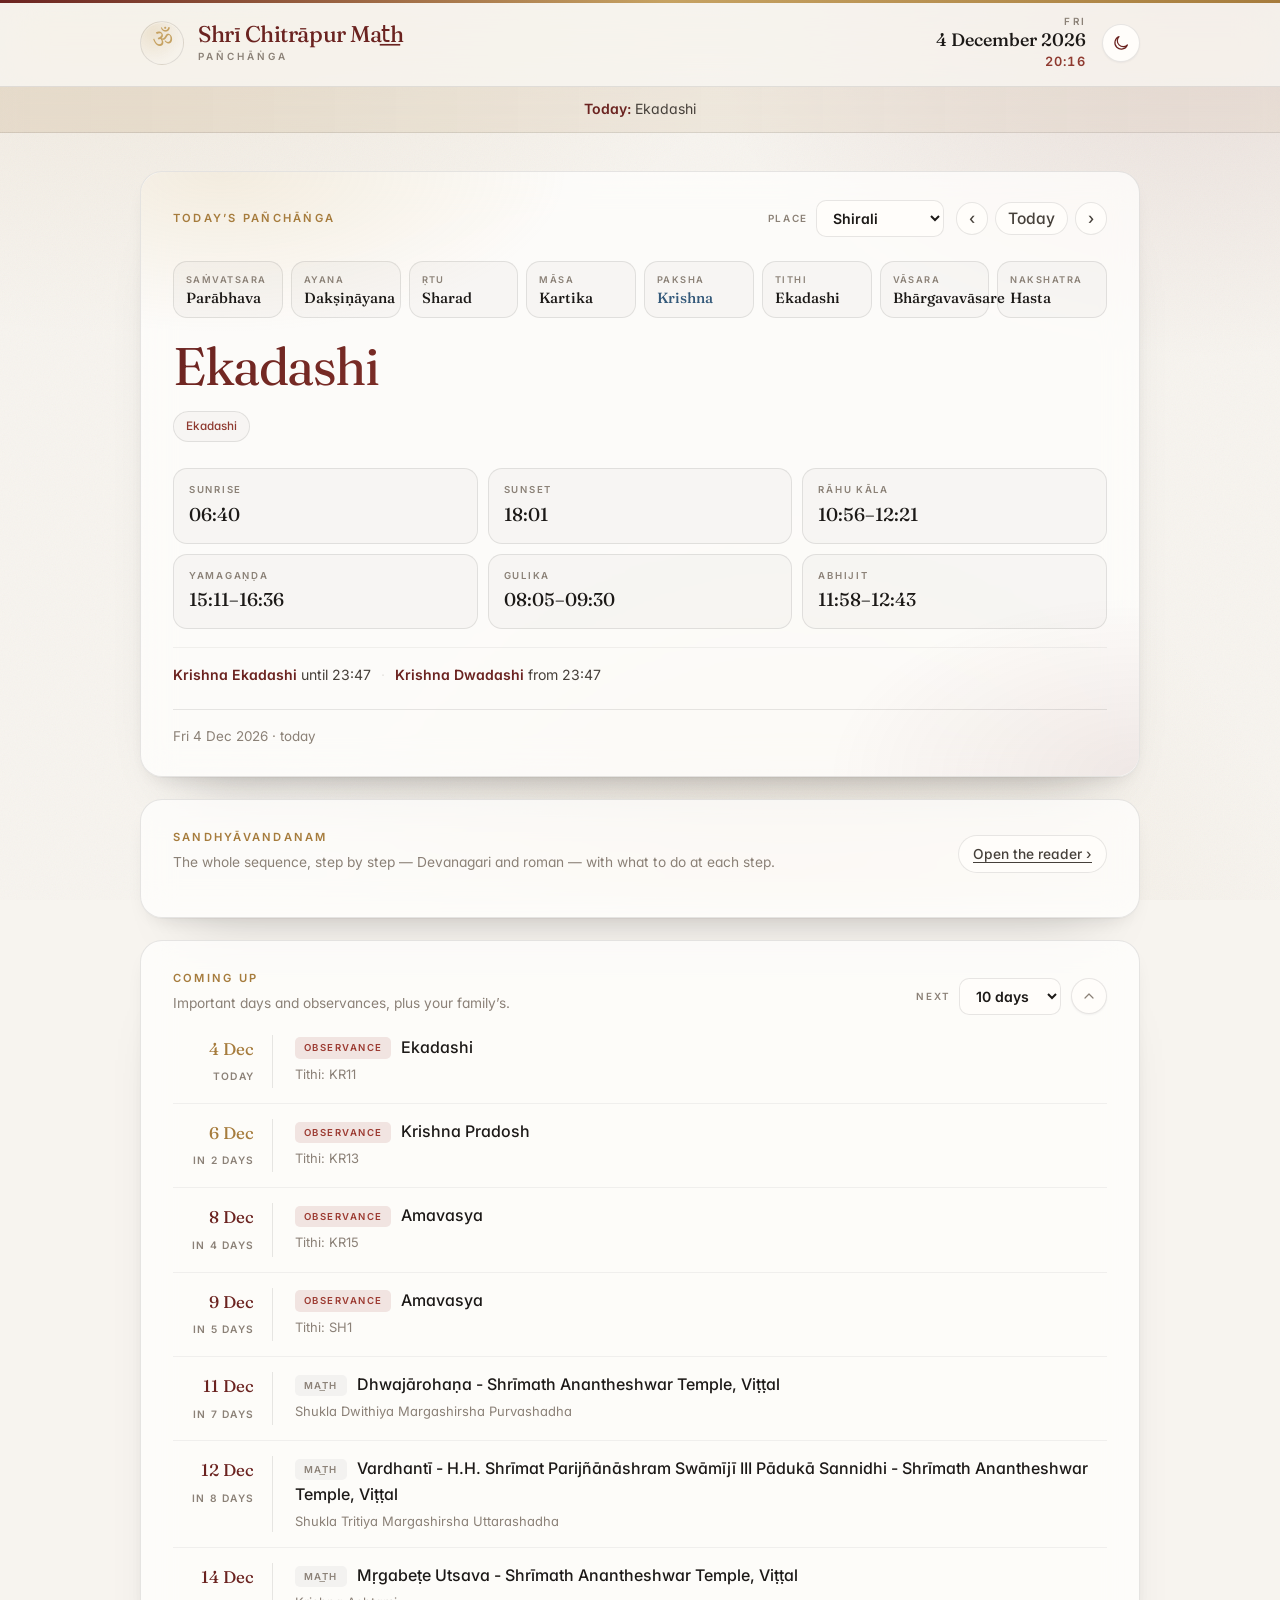
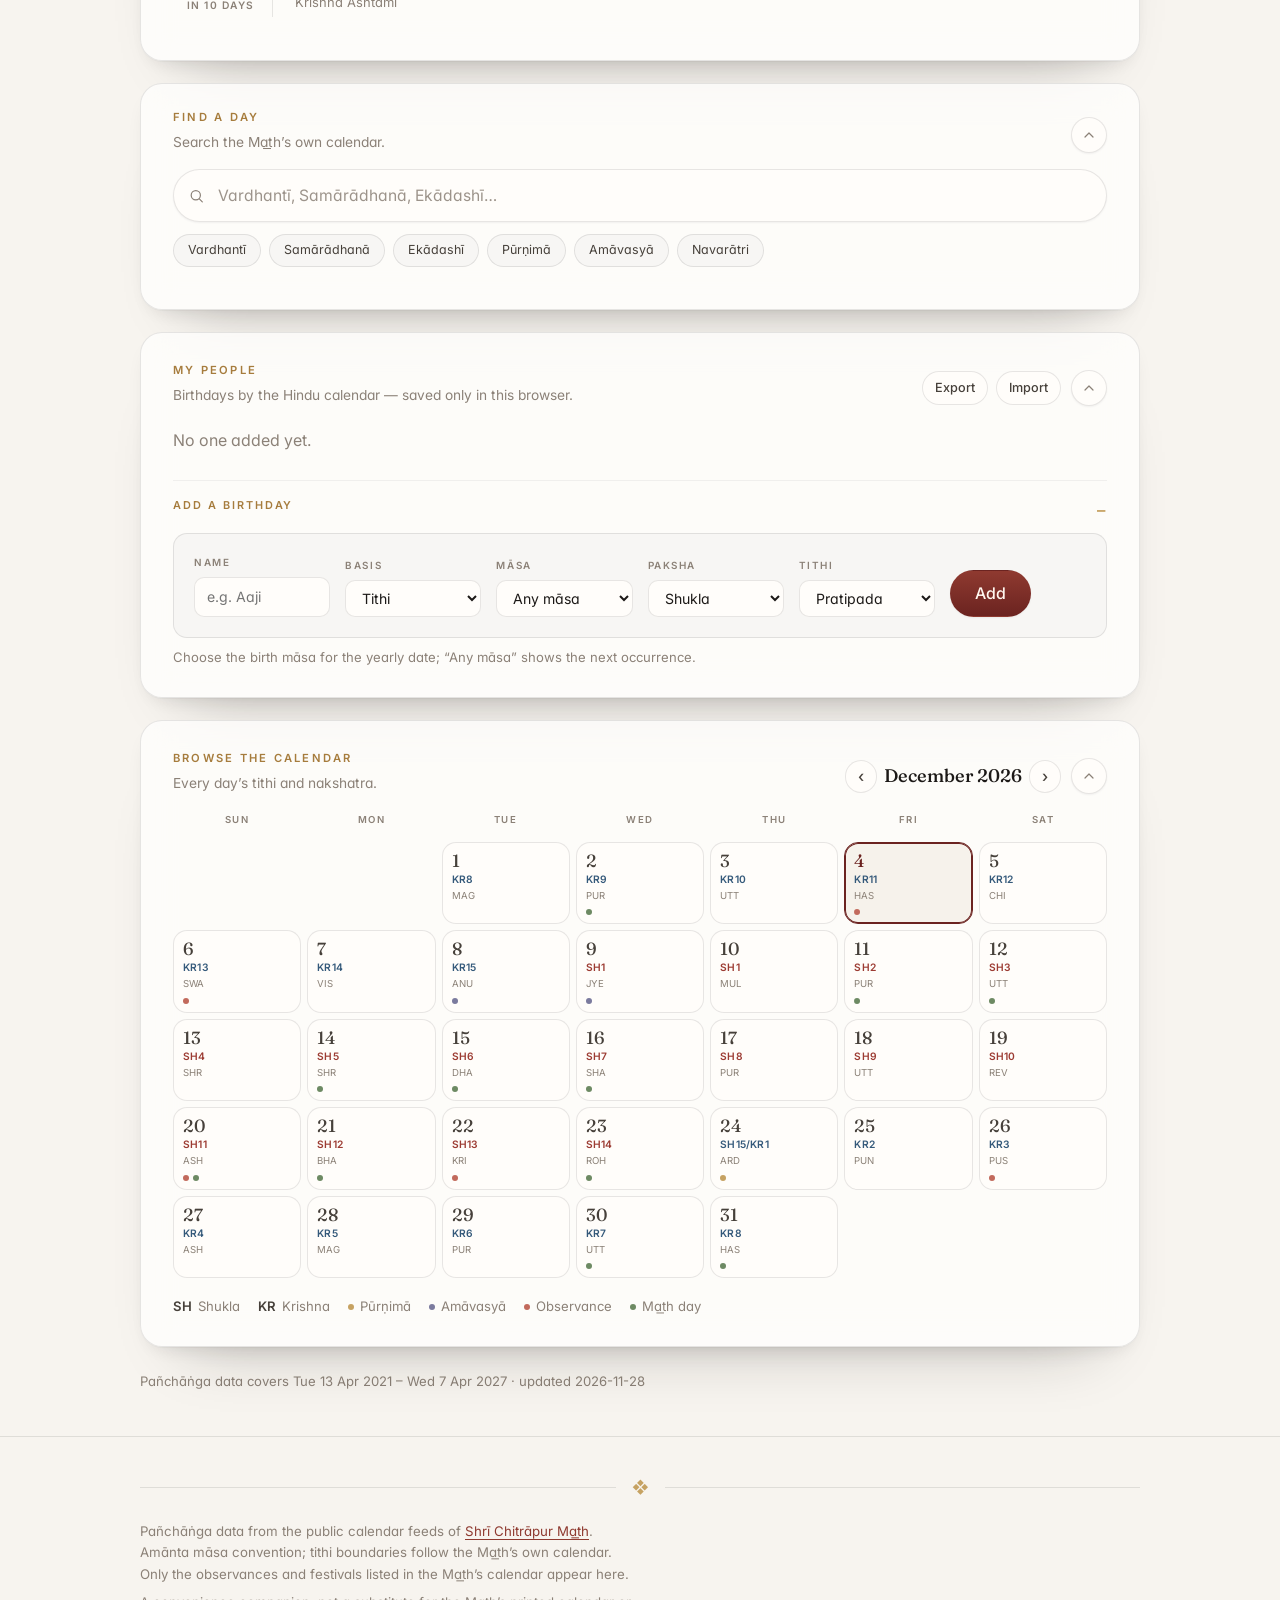
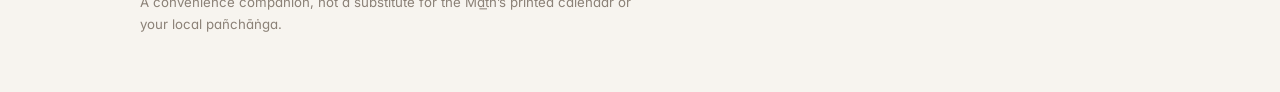
<file: index.html>
<!doctype html>
<html lang="en">
<head>
<meta charset="utf-8">
<meta name="viewport" content="width=device-width, initial-scale=1, viewport-fit=cover">
<title>Shrī Chitrāpur Mat͟h · Pañchāṅga</title>
<meta name="description" content="Daily tithi, upcoming observances and Hindu-calendar birthdays, from the Shri Chitrapur Math calendar.">
<meta name="theme-color" content="#6b2320">
<meta name="apple-mobile-web-app-capable" content="yes">
<meta name="mobile-web-app-capable" content="yes">
<meta name="apple-mobile-web-app-status-bar-style" content="default">
<meta name="apple-mobile-web-app-title" content="Pañchāṅga">
<link rel="manifest" href="manifest.json">
<link rel="apple-touch-icon" href="apple-touch-icon.png">
<link rel="preconnect" href="https://fonts.googleapis.com">
<link rel="preconnect" href="https://fonts.gstatic.com" crossorigin>
<link href="https://fonts.googleapis.com/css2?family=Fraunces:ital,opsz,wght@0,9..144,300..700;1,9..144,300..600&family=Inter:wght@400;500;600&family=Noto+Serif+Devanagari:wght@400;500&display=swap" rel="stylesheet">
<link rel="stylesheet" href="assets/style.css">
<link rel="icon" href="data:image/svg+xml,%3Csvg xmlns='http://www.w3.org/2000/svg' viewBox='0 0 32 32'%3E%3Crect width='32' height='32' rx='8' fill='%236b2320'/%3E%3Ctext x='16' y='23' font-size='17' text-anchor='middle' fill='%23d8b477' font-family='serif'%3E%E0%A5%90%3C/text%3E%3C/svg%3E">
<script>
  (function () {
    try {
      var t = localStorage.getItem("chitrapur.theme");
      if (t === "light" || t === "dark") document.documentElement.dataset.theme = t;
    } catch (e) { /* ignore */ }
  })();
</script>
</head>
<body>
<div class="accent-bar" aria-hidden="true"></div>

<header class="site-header">
  <div class="wrap header-inner">
    <div class="brand">
      <span class="brand-mark" aria-hidden="true">ॐ</span>
      <div class="brand-text">
        <h1>Shrī Chitrāpur Mat͟h</h1>
        <p class="brand-sub">Pañchāṅga</p>
      </div>
    </div>
    <div class="header-right">
      <div class="header-date">
        <span id="hd-weekday">—</span>
        <strong id="hd-date">—</strong>
        <div class="hd-clock" id="hd-clock">--:--</div>
      </div>
      <button id="theme-toggle" class="icon-round" type="button" title="Switch theme" aria-label="Switch between light and dark">
        <svg class="i-sun" viewBox="0 0 24 24" aria-hidden="true"><circle cx="12" cy="12" r="4.2"/><g class="rays"><path d="M12 2.4v2.6M12 19v2.6M2.4 12h2.6M19 12h2.6M5.2 5.2l1.9 1.9M16.9 16.9l1.9 1.9M18.8 5.2l-1.9 1.9M7.1 16.9l-1.9 1.9"/></g></svg>
        <svg class="i-moon" viewBox="0 0 24 24" aria-hidden="true"><path d="M20.5 14.6A8.6 8.6 0 1 1 9.4 3.5a6.9 6.9 0 0 0 11.1 11.1Z"/></svg>
      </button>
    </div>
  </div>
</header>

<div id="alert-banner" class="alert-banner" hidden></div>

<main class="wrap">

  <!-- ── Today (always open) ───────────────────────────────── -->
  <section class="card today-card" aria-labelledby="today-h">
    <div class="today-head">
      <h2 class="eyebrow" id="today-h">Today&rsquo;s Pañchāṅga</h2>
      <div class="today-tools">
        <label class="place-pick">Place
          <select id="place" aria-label="Place for sunrise and muhūrta times"></select>
        </label>
        <div class="day-nav">
          <button id="prev-day" class="ghost" title="Previous day" aria-label="Previous day">&#8249;</button>
          <button id="today-btn" class="ghost" title="Back to today">Today</button>
          <button id="next-day" class="ghost" title="Next day" aria-label="Next day">&#8250;</button>
        </div>
      </div>
    </div>

    <div class="top-strip">
      <div><span class="ts-k">Saṁvatsara</span><span class="ts-v" id="t-samvatsara">—</span></div>
      <div><span class="ts-k">Ayana</span><span class="ts-v" id="t-ayana">—</span></div>
      <div><span class="ts-k">Ṛtu</span><span class="ts-v" id="t-ritu">—</span></div>
      <div><span class="ts-k">Māsa</span><span class="ts-v" id="t-masa">—</span></div>
      <div><span class="ts-k">Paksha</span><span class="ts-v" id="t-paksha">—</span></div>
      <div><span class="ts-k">Tithi</span><span class="ts-v" id="t-tithi-s">—</span></div>
      <div><span class="ts-k">Vāsara</span><span class="ts-v" id="t-vaar">—</span></div>
      <div><span class="ts-k">Nakshatra</span><span class="ts-v" id="t-nak">—</span></div>
    </div>
    <div class="today-main">
      <div class="tithi-big">
        <h3 id="t-tithi">—</h3>
        <p id="t-alt" class="tithi-alt" hidden></p>
        <div id="t-obs" class="chips"></div>
      </div>
    </div>
    <div class="timings" id="timings" hidden>
      <div class="t-item"><span class="t-k">Sunrise</span><span class="t-v" id="tm-sunrise">—</span></div>
      <div class="t-item"><span class="t-k">Sunset</span><span class="t-v" id="tm-sunset">—</span></div>
      <div class="t-item"><span class="t-k">Rāhu Kāla</span><span class="t-v" id="tm-rahu">—</span></div>
      <div class="t-item"><span class="t-k">Yamagaṇḍa</span><span class="t-v" id="tm-yama">—</span></div>
      <div class="t-item"><span class="t-k">Gulika</span><span class="t-v" id="tm-gulika">—</span></div>
      <div class="t-item"><span class="t-k">Abhijit</span><span class="t-v" id="tm-abhijit">—</span></div>
    </div>
    <p id="tm-tithi" class="timings-tithi" hidden></p>
    <p id="t-date" class="today-date">—</p>
  </section>

  <!-- ── Sandhyāvandanam reader ───────────────────────────── -->
  <section class="card">
    <div class="card-head">
      <div class="card-head-title">
        <h2 class="eyebrow">Sandhyāvandanam</h2>
        <p class="card-note">The whole sequence, step by step — Devanagari and roman — with what to do at each step.</p>
      </div>
      <div class="card-head-tools">
        <a class="ghost" href="sandhyavandanam.html">Open the reader ›</a>
      </div>
    </div>
  </section>

  <!-- ── Reminders ─────────────────────────────────────────── -->
  <section class="card" aria-labelledby="rem-h">
    <div class="card-head">
      <div class="card-head-title">
        <h2 class="eyebrow" id="rem-h">Coming up</h2>
        <p class="card-note">Important days and observances, plus your family&rsquo;s.</p>
      </div>
      <div class="card-head-tools">
        <label class="window-pick">Next
          <select id="window-days">
            <option value="10" selected>10 days</option>
            <option value="15">15 days</option>
            <option value="30">30 days</option>
          </select>
        </label>
        <button class="collapse-toggle" type="button" data-card="rem" aria-expanded="true"
                aria-controls="body-rem" aria-label="Collapse section">
          <svg viewBox="0 0 24 24" aria-hidden="true"><path d="m6 9 6 6 6-6"/></svg>
        </button>
      </div>
    </div>
    <div class="card-body" id="body-rem">
      <ul id="reminder-list" class="timeline"></ul>
      <p id="rem-empty" class="muted" hidden>Nothing in this window.</p>
    </div>
  </section>

  <!-- ── Search ────────────────────────────────────────────── -->
  <section class="card search-card" aria-labelledby="q-h">
    <div class="card-head">
      <div class="card-head-title">
        <h2 class="eyebrow" id="q-h">Find a day</h2>
        <p class="card-note">Search the Mat͟h&rsquo;s own calendar.</p>
      </div>
      <div class="card-head-tools">
        <button class="collapse-toggle" type="button" data-card="search" data-mobile="closed"
                aria-expanded="true" aria-controls="body-search" aria-label="Collapse section">
          <svg viewBox="0 0 24 24" aria-hidden="true"><path d="m6 9 6 6 6-6"/></svg>
        </button>
      </div>
    </div>
    <div class="card-body" id="body-search">
      <div class="search-field">
        <svg class="search-ico" viewBox="0 0 24 24" aria-hidden="true"><circle cx="11" cy="11" r="6.5"/><path d="m16 16 4.2 4.2"/></svg>
        <input id="q" type="search" autocomplete="off" placeholder="Vardhantī, Samārādhanā, Ekādashī&hellip;">
      </div>
      <div class="quick-tags" id="q-quick">
        <button type="button" data-q="Vardhanti">Vardhantī</button>
        <button type="button" data-q="Samaradhana">Samārādhanā</button>
        <button type="button" data-q="Ekadashi">Ekādashī</button>
        <button type="button" data-q="Purnima">Pūrṇimā</button>
        <button type="button" data-q="Amavasya">Amāvasyā</button>
        <button type="button" data-q="Navaratri">Navarātri</button>
      </div>
      <ul id="q-results" class="q-results"></ul>
      <p id="q-empty" class="muted small" hidden>Nothing in the Mat͟h&rsquo;s calendar matches that. Its almanac is published about a year ahead, so a festival may not be listed yet &mdash; try the tithi name instead (e.g. <em>Navami</em>, <em>Chaturthi</em>).</p>
    </div>
  </section>

  <!-- ── My people ─────────────────────────────────────────── -->
  <section class="card" aria-labelledby="ppl-h">
    <div class="card-head">
      <div class="card-head-title">
        <h2 class="eyebrow" id="ppl-h">My people</h2>
        <p class="card-note">Birthdays by the Hindu calendar &mdash; saved only in this browser.</p>
      </div>
      <div class="card-head-tools">
        <div class="card-head-actions">
          <button id="ppl-export" class="ghost small-btn">Export</button>
          <button id="ppl-import" class="ghost small-btn">Import</button>
          <input id="ppl-file" type="file" accept="application/json" hidden>
        </div>
        <button class="collapse-toggle" type="button" data-card="people" aria-expanded="true"
                aria-controls="body-people" aria-label="Collapse section">
          <svg viewBox="0 0 24 24" aria-hidden="true"><path d="m6 9 6 6 6-6"/></svg>
        </button>
      </div>
    </div>
    <div class="card-body" id="body-people">
      <ul id="ppl-list" class="people"></ul>
      <p id="ppl-empty" class="muted empty-state">No one added yet.</p>

      <details class="add-wrap" open>
        <summary class="add-summary">Add a birthday</summary>
        <form id="ppl-form" class="ppl-form" autocomplete="off">
          <input type="hidden" id="ppl-id">
          <div class="field">
            <label for="ppl-name">Name</label>
            <input id="ppl-name" required placeholder="e.g. Aaji">
          </div>
          <div class="field">
            <label for="ppl-basis">Basis</label>
            <select id="ppl-basis">
              <option value="tithi">Tithi</option>
              <option value="nakshatra">Nakshatra</option>
              <option value="both">Tithi &amp; nakshatra</option>
            </select>
          </div>
          <div class="field">
            <label for="ppl-masa">Māsa</label>
            <select id="ppl-masa"></select>
          </div>
          <div class="field" id="f-paksha">
            <label for="ppl-paksha">Paksha</label>
            <select id="ppl-paksha">
              <option value="Shukla">Shukla</option>
              <option value="Krishna">Krishna</option>
            </select>
          </div>
          <div class="field" id="f-tithi">
            <label for="ppl-tithi">Tithi</label>
            <select id="ppl-tithi"></select>
          </div>
          <div class="field" id="f-nak">
            <label for="ppl-nak">Nakshatra</label>
            <select id="ppl-nak"></select>
          </div>
          <div class="field field-actions">
            <button type="submit" class="primary" id="ppl-submit">Add</button>
            <button type="button" class="ghost" id="ppl-cancel" hidden>Cancel</button>
          </div>
        </form>
        <p class="muted small hint">Choose the birth māsa for the yearly date; &ldquo;Any māsa&rdquo; shows the next occurrence.</p>
      </details>
    </div>
  </section>

  <!-- ── Browse ────────────────────────────────────────────── -->
  <section class="card" aria-labelledby="br-h">
    <div class="card-head">
      <div class="card-head-title">
        <h2 class="eyebrow" id="br-h">Browse the calendar</h2>
        <p class="card-note">Every day&rsquo;s tithi and nakshatra.</p>
      </div>
      <div class="card-head-tools">
        <div class="month-nav">
          <button id="mo-prev" class="ghost" aria-label="Previous month">&#8249;</button>
          <strong id="mo-label">—</strong>
          <button id="mo-next" class="ghost" aria-label="Next month">&#8250;</button>
        </div>
        <button class="collapse-toggle" type="button" data-card="browse" data-mobile="closed"
                aria-expanded="true" aria-controls="body-browse" aria-label="Collapse section">
          <svg viewBox="0 0 24 24" aria-hidden="true"><path d="m6 9 6 6 6-6"/></svg>
        </button>
      </div>
    </div>
    <div class="card-body" id="body-browse">
      <div class="month-grid" id="month-grid" role="grid" aria-label="Month calendar"></div>
      <div class="month-legend muted small">
        <span><b>SH</b> Shukla</span><span><b>KR</b> Krishna</span>
        <span><i class="mk purnima"></i>Pūrṇimā</span>
        <span><i class="mk amavasya"></i>Amāvasyā</span>
        <span><i class="mk obs"></i>Observance</span>
        <span><i class="mk event"></i>Mat͟h day</span>
      </div>
      <div id="day-detail" class="day-detail" hidden></div>
    </div>
  </section>

  <p id="data-note" class="muted small data-note"></p>
</main>

<footer class="site-footer">
  <div class="wrap">
    <div class="footer-rule"><span>❖</span></div>
    <p>Pañchāṅga data from the public calendar feeds of
      <a href="https://www.chitrapurmath.net/" target="_blank" rel="noopener">Shrī Chitrāpur Mat͟h</a>.
      Amānta māsa convention; tithi boundaries follow the Mat͟h&rsquo;s own calendar.
      Only the observances and festivals listed in the Mat͟h&rsquo;s calendar appear here.</p>
    <p class="muted small">A convenience companion, not a substitute for the Mat͟h&rsquo;s printed calendar
      or your local pañchāṅga.</p>
  </div>
</footer>

<script src="assets/analytics.js"></script>
<script src="assets/panchang.js"></script>
<script src="assets/app.js"></script>
<script>
  if ("serviceWorker" in navigator) {
    window.addEventListener("load", function () {
      navigator.serviceWorker.register("sw.js").catch(function () { /* offline install is optional */ });
    });
  }
</script>
</body>
</html>
</file>
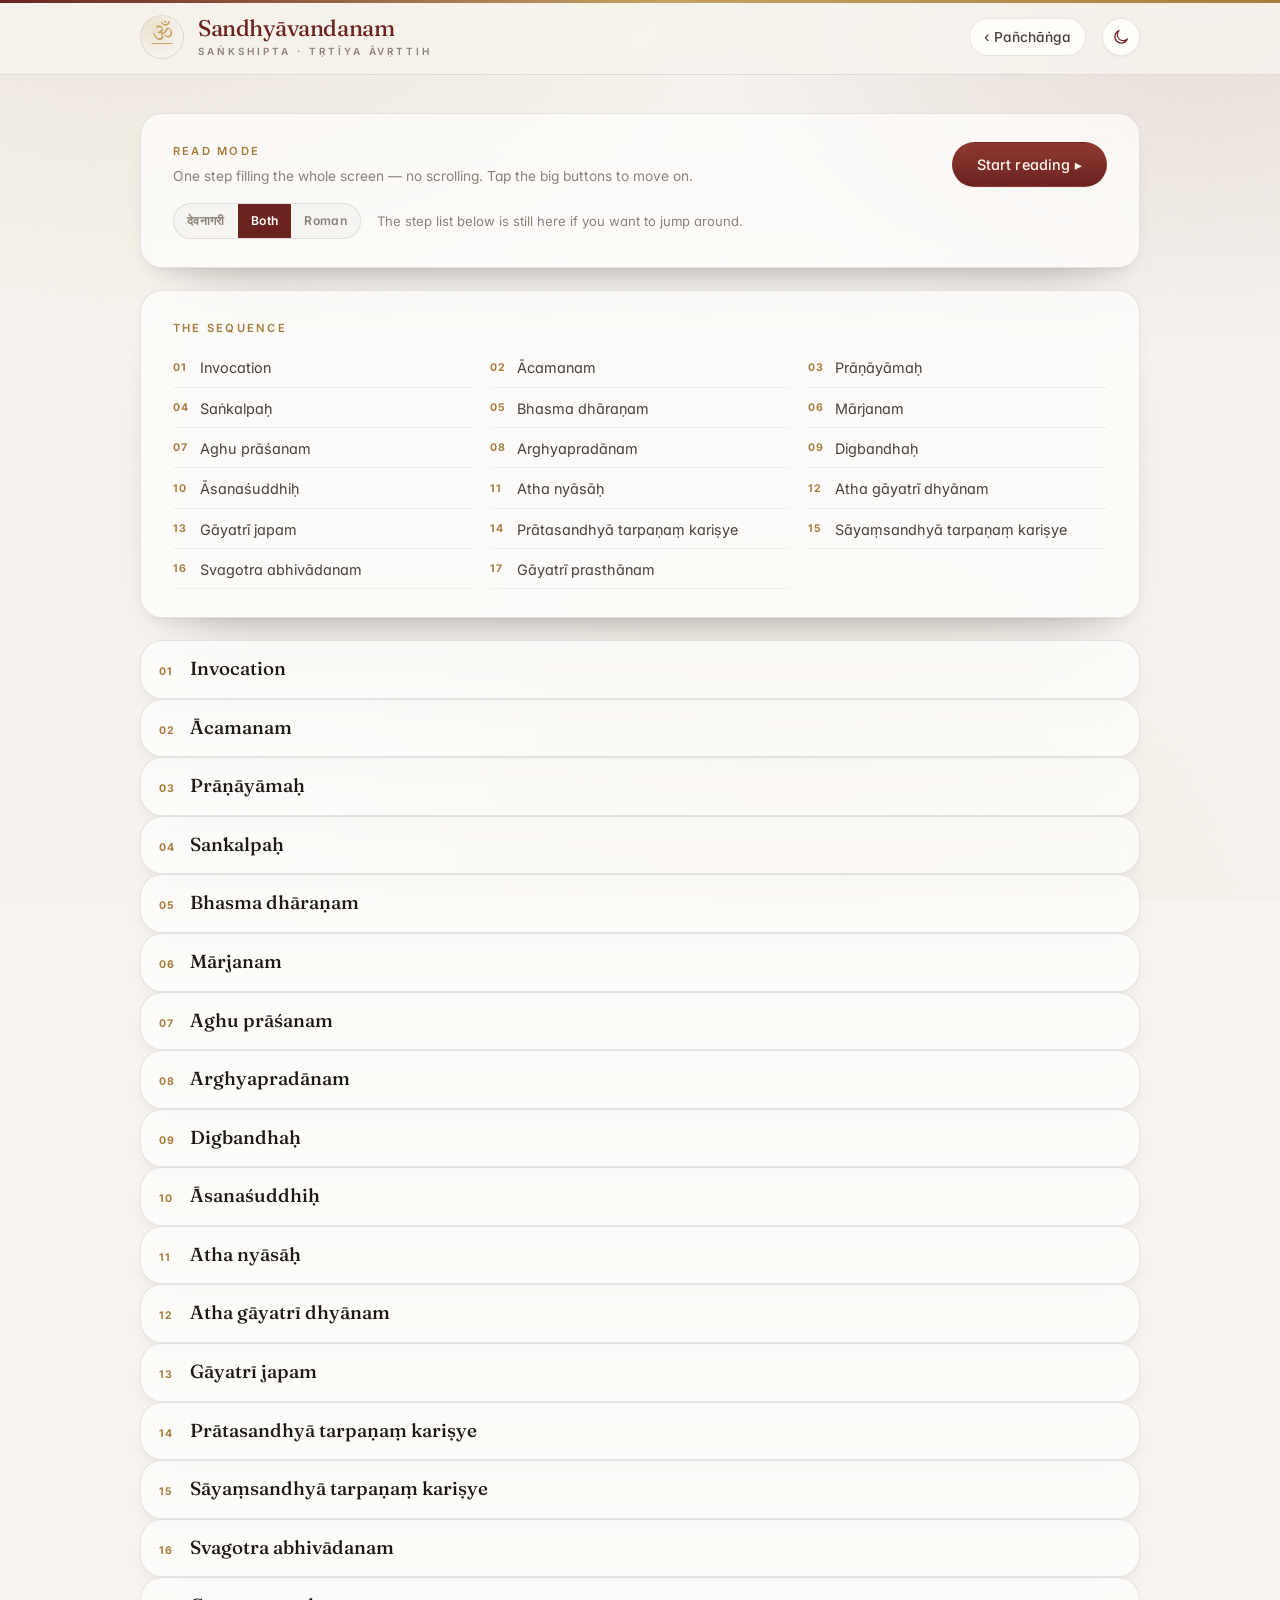
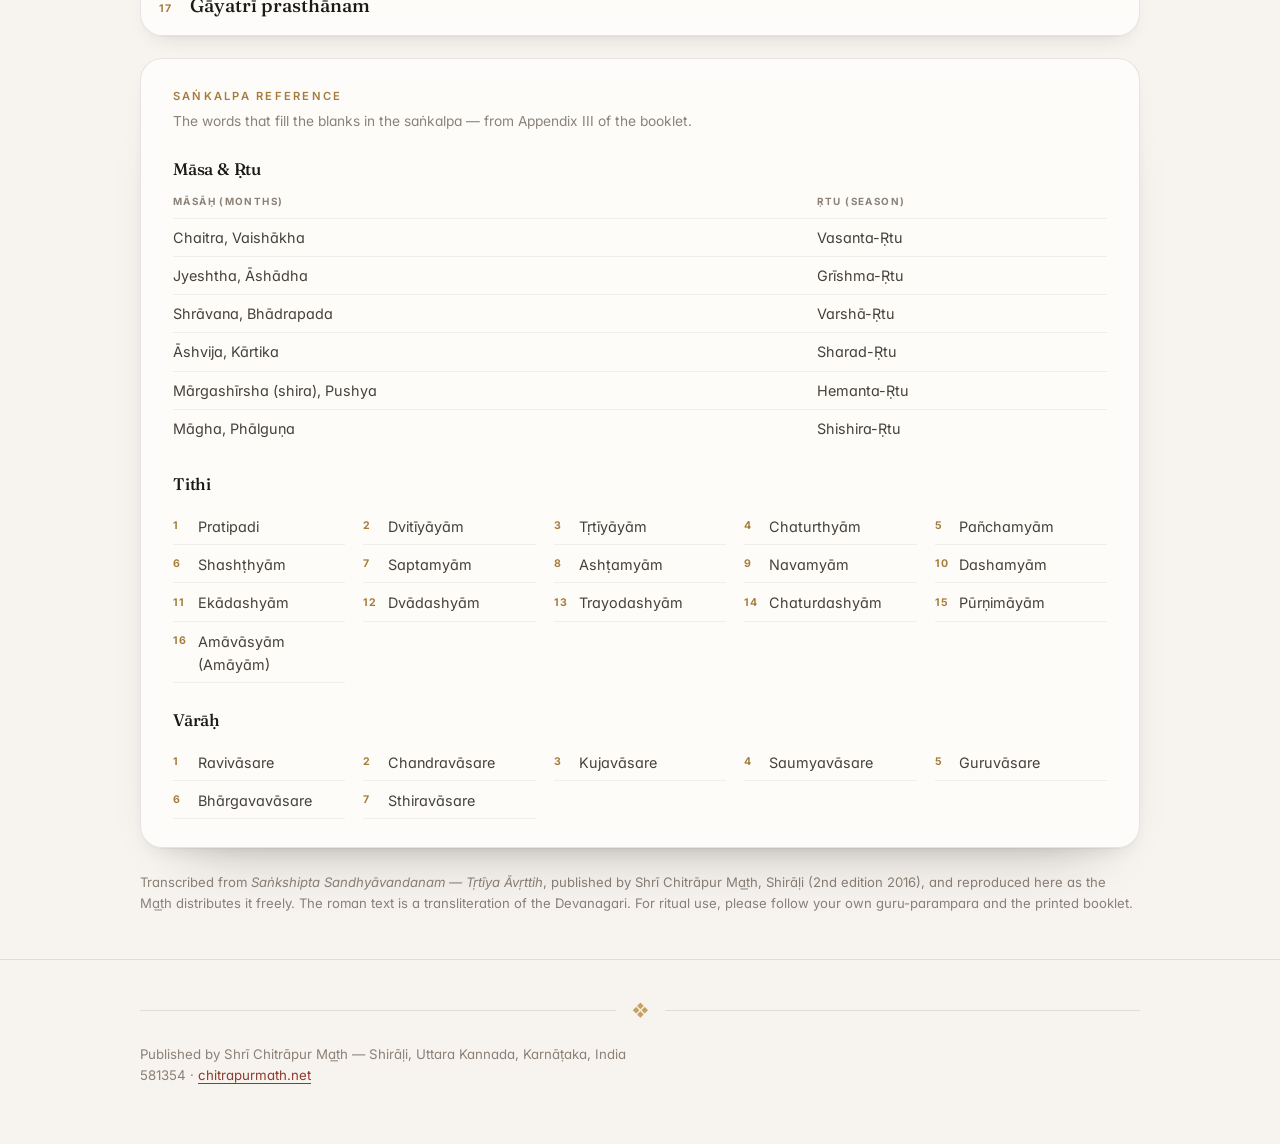
<file: sandhyavandanam.html>
<!doctype html>
<html lang="en">
<head>
<meta charset="utf-8">
<meta name="viewport" content="width=device-width, initial-scale=1, viewport-fit=cover">
<title>Sandhyāvandanam · Pañchāṅga</title>
<meta name="description" content="Saṅkshipta Sandhyāvandanam — the full sequence in Devanagari and roman transliteration, with the instructions for each step.">
<meta name="theme-color" content="#6b2320">
<meta name="apple-mobile-web-app-capable" content="yes">
<meta name="mobile-web-app-capable" content="yes">
<meta name="apple-mobile-web-app-status-bar-style" content="default">
<meta name="apple-mobile-web-app-title" content="Sandhyāvandanam">
<link rel="manifest" href="manifest.json">
<link rel="apple-touch-icon" href="apple-touch-icon.png">
<link rel="preconnect" href="https://fonts.googleapis.com">
<link rel="preconnect" href="https://fonts.gstatic.com" crossorigin>
<link href="https://fonts.googleapis.com/css2?family=Fraunces:ital,opsz,wght@0,9..144,300..700;1,9..144,300..600&family=Inter:wght@400;500;600&family=Noto+Serif+Devanagari:wght@400;500&display=swap" rel="stylesheet">
<link rel="stylesheet" href="assets/style.css">
<link rel="icon" href="data:image/svg+xml,%3Csvg xmlns='http://www.w3.org/2000/svg' viewBox='0 0 32 32'%3E%3Crect width='32' height='32' rx='8' fill='%236b2320'/%3E%3Ctext x='16' y='23' font-size='17' text-anchor='middle' fill='%23d8b477' font-family='serif'%3E%E0%A5%90%3C/text%3E%3C/svg%3E">
<script>
  (function () {
    try {
      var t = localStorage.getItem("chitrapur.theme");
      if (t === "light" || t === "dark") document.documentElement.dataset.theme = t;
      var s = localStorage.getItem("chitrapur.script");
      document.documentElement.dataset.script = (s === "dev" || s === "iast") ? s : "both";
    } catch (e) { document.documentElement.dataset.script = "both"; }
  })();
</script>
</head>
<body data-script="both">
<div class="accent-bar" aria-hidden="true"></div>

<header class="site-header">
  <div class="wrap header-inner">
    <div class="brand">
      <a class="brand-mark" href="index.html" aria-label="Back to the pañchāṅga">ॐ</a>
      <div class="brand-text">
        <h1>Sandhyāvandanam</h1>
        <p class="brand-sub">Saṅkshipta · Tṛtīya Āvṛttih</p>
      </div>
    </div>
    <div class="header-right">
      <a class="ghost back-btn" href="index.html">‹ Pañchāṅga</a>
      <button id="theme-toggle" class="icon-round" type="button" title="Switch theme" aria-label="Switch between light and dark">
        <svg class="i-sun" viewBox="0 0 24 24" aria-hidden="true"><circle cx="12" cy="12" r="4.2"/><g class="rays"><path d="M12 2.4v2.6M12 19v2.6M2.4 12h2.6M19 12h2.6M5.2 5.2l1.9 1.9M16.9 16.9l1.9 1.9M18.8 5.2l-1.9 1.9M7.1 16.9l-1.9 1.9"/></g></svg>
        <svg class="i-moon" viewBox="0 0 24 24" aria-hidden="true"><path d="M20.5 14.6A8.6 8.6 0 1 1 9.4 3.5a6.9 6.9 0 0 0 11.1 11.1Z"/></svg>
      </button>
    </div>
  </div>
</header>

<main class="wrap">

  <section class="card sv-intro">
    <div class="card-head">
      <div class="card-head-title">
        <h2 class="eyebrow">Read mode</h2>
        <p class="card-note">One step filling the whole screen — no scrolling. Tap the big buttons to move on.</p>
      </div>
      <div class="card-head-tools">
        <button type="button" class="primary read-start" id="read-start">Start reading ▸</button>
      </div>
    </div>
    <div class="sv-intro-row">
      <div class="script-toggle" role="group" aria-label="Script">
        <button type="button" data-script="dev">देवनागरी</button>
        <button type="button" data-script="both" class="on">Both</button>
        <button type="button" data-script="iast">Roman</button>
      </div>
      <span class="muted small">The step list below is still here if you want to jump around.</span>
    </div>
  </section>

  <nav class="card sv-index" aria-label="Steps">
    <h2 class="eyebrow">The sequence</h2>
    <ol id="sv-index-list"></ol>
  </nav>

  <div id="sv-body"></div>

  <section class="card" id="sv-reference">
    <div class="card-head">
      <div class="card-head-title">
        <h2 class="eyebrow">Saṅkalpa reference</h2>
        <p class="card-note">The words that fill the blanks in the saṅkalpa — from Appendix III of the booklet.</p>
      </div>
    </div>
    <div class="card-body">
      <h3 class="sv-h3">Māsa &amp; Ṛtu</h3>
      <table class="sv-table"><thead><tr><th>Māsāḥ (months)</th><th>Ṛtu (season)</th></tr></thead><tbody id="sv-masa"></tbody></table>
      <h3 class="sv-h3">Tithi</h3>
      <ol class="sv-grid" id="sv-tithi"></ol>
      <h3 class="sv-h3">Vārāḥ</h3>
      <ol class="sv-grid" id="sv-vara"></ol>
    </div>
  </section>

  <p class="muted small data-note">
    Transcribed from <em>Saṅkshipta Sandhyāvandanam — Tṛtīya Āvṛttih</em>, published by
    Shrī Chitrāpur Mat͟h, Shirāḷi (2nd edition 2016), and reproduced here as the Mat͟h
    distributes it freely. The roman text is a transliteration of the Devanagari.
    For ritual use, please follow your own guru-parampara and the printed booklet.
  </p>
</main>

<footer class="site-footer">
  <div class="wrap">
    <div class="footer-rule"><span>❖</span></div>
    <p>Published by Shrī Chitrāpur Mat͟h — Shirāḷi, Uttara Kannada, Karnāṭaka, India 581354 ·
      <a href="https://www.chitrapurmath.net/" target="_blank" rel="noopener">chitrapurmath.net</a></p>
  </div>
</footer>

<!-- ── full-screen read mode ─────────────────────────────── -->
<div class="rd" id="rd" hidden>
  <div class="rd-bar">
    <button type="button" class="rd-x" id="rd-close" aria-label="Close read mode">✕</button>
    <span class="rd-count" id="rd-count">1 / 19</span>
    <span class="rd-title" id="rd-title">—</span>
    <div class="rd-scripts">
      <button type="button" data-script="dev" aria-label="Devanagari only">अ</button>
      <button type="button" data-script="both" class="on" aria-label="Both scripts">अA</button>
      <button type="button" data-script="iast" aria-label="Roman only">A</button>
    </div>
  </div>
  <div class="rd-body" id="rd-body">
    <div class="rd-col" id="rd-c1"></div>
    <div class="rd-col" id="rd-c2"></div>
    <div class="rd-col" id="rd-c3"></div>
  </div>
  <div class="rd-nav">
    <button type="button" id="rd-prev">‹ Back</button>
    <button type="button" id="rd-next" class="next">Next ›</button>
  </div>
</div>

<script src="assets/sandhyavandanam.js"></script>
<script>
(function () {
  const esc = s => String(s).replace(/[&<>"]/g, c => ({ "&": "&amp;", "<": "&lt;", ">": "&gt;", '"': "&quot;" }[c]));

  const rd = document.getElementById("rd");

  /* ── build one block element ──────────────────────────── */
  function blockEl(b) {
    if (b.t === "mantra") {
      const d = document.createElement("div");
      d.className = "sv-m";
      d.innerHTML = (b.variant ? '<span class="sv-var">' + esc(b.variant) + "</span>" : "") +
        '<p class="sv-dev">' + esc(b.dev) + "</p>" +
        '<p class="sv-iast">' + esc(b.iast) + "</p>";
      return d;
    }
    if (b.t === "instr") {
      const p = document.createElement("p");
      p.className = "sv-instr";
      p.textContent = b.v;
      return p;
    }
    const p = document.createElement("p");
    p.className = "sv-sub";
    p.innerHTML = '<span class="sv-dev">' + esc(b.dev) + "</span>" +
      '<span class="sv-iast">' + esc(b.iast) + "</span>";
    return p;
  }

  /* ── the list view ────────────────────────────────────── */
  const body = document.getElementById("sv-body");
  const index = document.getElementById("sv-index-list");

  SV_SECTIONS.forEach((sec, i) => {
    const n = String(i + 1).padStart(2, "0");
    const det = document.createElement("details");
    det.className = "card sv-sec";
    det.id = "sv-" + i;

    const sum = document.createElement("summary");
    sum.className = "sv-sum";
    sum.innerHTML = '<span class="sv-n">' + n + "</span>" +
      '<span class="sv-ttl"><span class="sv-t">' + esc(sec.title) + "</span></span>";
    det.appendChild(sum);

    const inner = document.createElement("div");
    inner.className = "sv-body-in";
    sec.blocks.forEach(b => inner.appendChild(blockEl(b)));
    det.appendChild(inner);
    body.appendChild(det);

    const li = document.createElement("li");
    li.innerHTML = '<a href="#sv-' + i + '"><span class="sv-n">' + n + "</span>" + esc(sec.title) + "</a>";
    li.querySelector("a").addEventListener("click", () => { det.open = true; });
    index.appendChild(li);
  });

  /* ── reference tables ─────────────────────────────────── */
  document.getElementById("sv-masa").innerHTML = SV_REFERENCE.masaRitu
    .map(r => "<tr><td>" + esc(r[0]) + "</td><td>" + esc(r[1]) + "</td></tr>").join("");
  document.getElementById("sv-tithi").innerHTML = SV_REFERENCE.tithi
    .map((t, i) => "<li><span class='sv-n'>" + (i + 1) + "</span>" + esc(t) + "</li>").join("");
  document.getElementById("sv-vara").innerHTML = SV_REFERENCE.vara
    .map((t, i) => "<li><span class='sv-n'>" + (i + 1) + "</span>" + esc(t) + "</li>").join("");

  /* ── script toggle ────────────────────────────────────── */
  function paintScript(mode) {
    document.documentElement.dataset.script = mode;
    document.body.dataset.script = mode;
    document.querySelectorAll(".script-toggle button, .rd-scripts button")
      .forEach(b => b.classList.toggle("on", b.dataset.script === mode));
    try { localStorage.setItem("chitrapur.script", mode); } catch (e) {}
    if (!rd.hidden) fit();
  }
  document.querySelectorAll(".script-toggle button, .rd-scripts button")
    .forEach(b => b.addEventListener("click", () => paintScript(b.dataset.script)));
  const savedScript = (() => { try { return localStorage.getItem("chitrapur.script"); } catch (e) { return null; } })();
  paintScript(savedScript === "dev" || savedScript === "iast" ? savedScript : "both");

  /* ── theme ────────────────────────────────────────────── */
  const tb = document.getElementById("theme-toggle");
  if (tb) tb.addEventListener("click", () => {
    const cur = document.documentElement.dataset.theme ||
      (matchMedia("(prefers-color-scheme:dark)").matches ? "dark" : "light");
    const next = cur === "dark" ? "light" : "dark";
    document.documentElement.dataset.theme = next;
    try { localStorage.setItem("chitrapur.theme", next); } catch (e) {}
  });

  /* ── read mode: one step per screen, auto-fitted ──────── */
  const rdBody = document.getElementById("rd-body");
  const c1 = document.getElementById("rd-c1");
  const c2 = document.getElementById("rd-c2");
  const rdCount = document.getElementById("rd-count");
  const rdTitle = document.getElementById("rd-title");
  let at = 0;

  function nodesFor(i) {
    return SV_SECTIONS[i].blocks.map(blockEl);
  }

  const c3 = document.getElementById("rd-c3");
  const cols = [c1, c2, c3];

  // Try a given number of columns; returns the largest font that fits, plus the packing.
  function tryLayout(nodes, nCols) {
    cols.forEach((c, i) => { c.hidden = i >= nCols; });
    const availH = c1.clientHeight;
    if (!availH) return null;
    for (let fs = 1.9; fs >= 0.50; fs -= 0.04) {
      rdBody.style.setProperty("--fs", fs.toFixed(3));
      cols.forEach(c => { c.innerHTML = ""; });
      nodes.forEach(n => c1.appendChild(n.cloneNode(true)));
      const hs = [...c1.children].map(e => {
        const cs = getComputedStyle(e);
        return e.getBoundingClientRect().height +
          (parseFloat(cs.marginTop) || 0) + (parseFloat(cs.marginBottom) || 0);
      });
      if (hs.some(h => h > availH)) continue;   // a single block taller than a column
      const groups = [];
      let cur = [], curH = 0;
      for (let i = 0; i < hs.length; i++) {
        if (curH + hs[i] > availH && cur.length) { groups.push(cur); cur = []; curH = 0; }
        cur.push(i); curH += hs[i];
      }
      if (cur.length) groups.push(cur);
      if (groups.length <= nCols) return { fs, groups };
    }
    return null;
  }

  function fit() {
    const nodes = nodesFor(at);
    const w = rdBody.clientWidth;
    const maxCols = w > 1000 ? 3 : (w > 700 ? 2 : 1);

    let r = tryLayout(nodes, maxCols);
    // if it only needed fewer columns, give them the full width and let the type grow
    if (r && r.groups.length < maxCols) {
      const wider = tryLayout(nodes, Math.max(1, r.groups.length));
      if (wider) r = wider;
    }
    if (!r) {
      r = tryLayout(nodes, 1) || { fs: 0.5, groups: [nodes.map((_, i) => i)] };
    }

    rdBody.style.setProperty("--fs", r.fs.toFixed(3));
    cols.forEach(c => { c.innerHTML = ""; c.hidden = true; });
    r.groups.forEach((g, ci) => {
      const col = cols[ci];
      col.hidden = false;
      g.forEach(i => col.appendChild(nodes[i]));
    });
    // last resort: let it scroll rather than clip
    const over = cols.some(c => !c.hidden && c.scrollHeight > c.clientHeight + 2);
    cols.forEach(c => c.classList.toggle("over", over));
  }

  function show(i) {
    at = Math.max(0, Math.min(SV_SECTIONS.length - 1, i));
    rdCount.textContent = (at + 1) + " / " + SV_SECTIONS.length;
    rdTitle.textContent = SV_SECTIONS[at].title;
    document.getElementById("rd-prev").disabled = at === 0;
    document.getElementById("rd-next").textContent =
      at === SV_SECTIONS.length - 1 ? "Finish ✓" : "Next ›";
    requestAnimationFrame(fit);
  }

  function openRead(i) {
    rd.hidden = false;
    document.body.classList.add("reading");
    show(i);
  }
  function closeRead() {
    rd.hidden = true;
    document.body.classList.remove("reading");
  }

  document.getElementById("read-start").addEventListener("click", () => openRead(0));
  document.getElementById("rd-close").addEventListener("click", closeRead);
  document.getElementById("rd-prev").addEventListener("click", () => show(at - 1));
  document.getElementById("rd-next").addEventListener("click", () => {
    if (at === SV_SECTIONS.length - 1) closeRead(); else show(at + 1);
  });

  // tap the page itself: right side forward, left side back
  rdBody.addEventListener("click", e => {
    if (e.target.closest("a")) return;
    const r = rdBody.getBoundingClientRect();
    if ((e.clientX - r.left) > r.width * 0.62) show(at + 1);
    else if ((e.clientX - r.left) < r.width * 0.24) show(at - 1);
  });

  // swipe
  let tx = 0, ty = 0;
  rdBody.addEventListener("touchstart", e => {
    tx = e.touches[0].clientX; ty = e.touches[0].clientY;
  }, { passive: true });
  rdBody.addEventListener("touchend", e => {
    const dx = e.changedTouches[0].clientX - tx;
    const dy = e.changedTouches[0].clientY - ty;
    if (Math.abs(dx) > 55 && Math.abs(dx) > Math.abs(dy) * 1.6) {
      show(dx < 0 ? at + 1 : at - 1);
    }
  }, { passive: true });

  document.addEventListener("keydown", e => {
    if (rd.hidden) return;
    if (e.key === "ArrowRight" || e.key === " ") { e.preventDefault(); show(at + 1); }
    if (e.key === "ArrowLeft") { e.preventDefault(); show(at - 1); }
    if (e.key === "Escape") closeRead();
  });

  let rt = null;
  window.addEventListener("resize", () => {
    if (rd.hidden) return;
    clearTimeout(rt);
    rt = setTimeout(fit, 140);
  });

  if ("serviceWorker" in navigator) {
    window.addEventListener("load", () => navigator.serviceWorker.register("sw.js").catch(() => {}));
  }
})();
</script>
</body>
</html>
</file>
<file: assets/style.css>
/* ══════════════════════════════════════════════════════════════
   Shrī Chitrāpur Mat͟h · Pañchāṅga
   Design tokens → base → surfaces → components
   ══════════════════════════════════════════════════════════════ */

:root{
  --bg:#f7f4ef; --bg-2:#efe9e0;
  --surface:rgba(255,255,255,.70); --surface-solid:#fffdfa;
  --ink:#1c1917; --ink-2:#46403a; --muted:#8b8177;
  --line:rgba(28,25,23,.10); --line-2:rgba(28,25,23,.055);
  --accent:#6b2320; --accent-2:#8f3a30;
  --gold:#a67c3d; --gold-2:#c6a262;
  --shukla:#9c3b32; --krishna:#34597a;
  --tint:rgba(28,25,23,.025); --tint-2:rgba(28,25,23,.045);
  --header-bg:rgba(247,244,239,.80);
  --shadow-1:0 1px 2px rgba(28,25,23,.05);
  --shadow-2:0 1px 1px rgba(28,25,23,.03),0 10px 24px -14px rgba(28,25,23,.20),
             0 40px 64px -48px rgba(28,25,23,.32);
  --r-lg:22px; --r-md:14px; --r-sm:10px;
  --serif:"Fraunces",Georgia,"Times New Roman",serif;
  --sans:"Inter",system-ui,-apple-system,"Segoe UI",Roboto,sans-serif;
  --dev:"Noto Serif Devanagari","Fraunces",serif;
  --ease:cubic-bezier(.22,.61,.36,1);
}

:root[data-theme="dark"]{
  --bg:#131110; --bg-2:#1a1715;
  --surface:rgba(34,29,26,.66); --surface-solid:#221d1a;
  --ink:#f4efe7; --ink-2:#d9d0c4; --muted:#9c9287;
  --line:rgba(244,239,231,.11); --line-2:rgba(244,239,231,.06);
  --accent:#e7b9a4; --accent-2:#f0d3ba;
  --gold:#d3ac70; --gold-2:#e6c68e;
  --shukla:#e08a7c; --krishna:#8fb6d8;
  --tint:rgba(244,239,231,.045); --tint-2:rgba(244,239,231,.075);
  --header-bg:rgba(19,17,16,.74);
  --shadow-1:0 1px 2px rgba(0,0,0,.5);
  --shadow-2:0 1px 1px rgba(0,0,0,.45),0 12px 28px -16px rgba(0,0,0,.75),
             0 46px 72px -52px rgba(0,0,0,.95);
}
@media (prefers-color-scheme:dark){
  :root:not([data-theme="light"]){
    --bg:#131110; --bg-2:#1a1715;
    --surface:rgba(34,29,26,.66); --surface-solid:#221d1a;
    --ink:#f4efe7; --ink-2:#d9d0c4; --muted:#9c9287;
    --line:rgba(244,239,231,.11); --line-2:rgba(244,239,231,.06);
    --accent:#e7b9a4; --accent-2:#f0d3ba;
    --gold:#d3ac70; --gold-2:#e6c68e;
    --shukla:#e08a7c; --krishna:#8fb6d8;
    --tint:rgba(244,239,231,.045); --tint-2:rgba(244,239,231,.075);
    --header-bg:rgba(19,17,16,.74);
    --shadow-1:0 1px 2px rgba(0,0,0,.5);
    --shadow-2:0 1px 1px rgba(0,0,0,.45),0 12px 28px -16px rgba(0,0,0,.75),
               0 46px 72px -52px rgba(0,0,0,.95);
  }
}

/* ── base ─────────────────────────────────────────────────── */
*{box-sizing:border-box}
html{-webkit-text-size-adjust:100%;scroll-behavior:smooth}
body{
  margin:0;color:var(--ink);font-family:var(--sans);
  font-size:16px;line-height:1.62;
  font-feature-settings:"liga" 1,"kern" 1,"cv11" 1;
  -webkit-font-smoothing:antialiased;text-rendering:optimizeLegibility;
  background:
    radial-gradient(1100px 720px at 10% -12%,rgba(166,124,61,.13),transparent 62%),
    radial-gradient(880px 620px at 94% 0%,rgba(107,35,32,.11),transparent 58%),
    radial-gradient(900px 900px at 62% 112%,rgba(166,124,61,.08),transparent 60%),
    var(--bg);
  background-attachment:fixed;
  min-height:100vh;
}
/* fine grain, for depth */
body::before{
  content:"";position:fixed;inset:0;z-index:0;pointer-events:none;opacity:.05;
  mix-blend-mode:multiply;
  background-image:url("data:image/svg+xml,%3Csvg xmlns='http://www.w3.org/2000/svg' width='160' height='160'%3E%3Cfilter id='n'%3E%3CfeTurbulence type='fractalNoise' baseFrequency='.85' numOctaves='3'/%3E%3C/filter%3E%3Crect width='160' height='160' filter='url(%23n)'/%3E%3C/svg%3E");
}
:root[data-theme="dark"] body::before{mix-blend-mode:screen;opacity:.035}
@media (prefers-color-scheme:dark){
  :root:not([data-theme="light"]) body::before{mix-blend-mode:screen;opacity:.035}
}
.wrap{width:min(1000px,92vw);margin-inline:auto;position:relative;z-index:1}

h1,h2,h3{margin:0;font-family:var(--serif);font-weight:450;
  font-variation-settings:"SOFT" 0,"WONK" 0;letter-spacing:-.012em;color:var(--accent)}
a{color:var(--accent-2);text-underline-offset:3px;text-decoration-thickness:1px;
  transition:color .2s var(--ease)}
a:hover{color:var(--accent)}
button{font:inherit;cursor:pointer;color:inherit}
::selection{background:rgba(166,124,61,.24)}
:focus-visible{outline:2px solid var(--gold-2);outline-offset:2px;border-radius:6px}
.muted{color:var(--muted)}
.small{font-size:.82rem}
h2.eyebrow{
  font-family:var(--sans);font-size:.7rem;font-weight:600;letter-spacing:.2em;
  text-transform:uppercase;color:var(--gold);margin:0;
}
.card-note{margin:5px 0 0;font-size:.86rem;color:var(--muted)}
.hint{margin:9px 0 0}

/* scrollbar */
*{scrollbar-width:thin;scrollbar-color:var(--line) transparent}
*::-webkit-scrollbar{width:10px;height:10px}
*::-webkit-scrollbar-thumb{background:var(--line);border-radius:99px;border:3px solid transparent;background-clip:content-box}

/* ── chrome ───────────────────────────────────────────────── */
.accent-bar{
  position:fixed;top:0;left:0;right:0;height:3px;z-index:60;
  background:linear-gradient(90deg,var(--accent) 0%,var(--gold-2) 52%,var(--gold) 100%);
}
.site-header{
  position:sticky;top:0;z-index:50;
  background:var(--header-bg);
  -webkit-backdrop-filter:blur(20px) saturate(170%);
  backdrop-filter:blur(20px) saturate(170%);
  border-bottom:1px solid var(--line);
}
.header-inner{display:flex;align-items:center;justify-content:space-between;gap:18px;
  padding:15px 0;flex-wrap:wrap}
.brand{display:flex;align-items:center;gap:14px}
.brand-mark{
  font-family:var(--dev);font-size:1.45rem;line-height:1;
  width:44px;height:44px;display:grid;place-items:center;flex:none;color:var(--gold-2);
  border-radius:50%;
  background:radial-gradient(circle at 30% 25%,rgba(198,162,98,.20),transparent 70%);
  border:1px solid var(--line);
  box-shadow:inset 0 1px 0 rgba(255,255,255,.28);
}
.brand-text h1{font-size:1.42rem;letter-spacing:-.02em;line-height:1.15}
.brand-sub{margin:1px 0 0;font-family:var(--sans);font-size:.62rem;font-weight:600;
  letter-spacing:.3em;text-transform:uppercase;color:var(--muted)}
.header-right{display:flex;align-items:center;gap:16px}
.header-date{text-align:right;line-height:1.3}
.header-date span{display:block;font-size:.62rem;font-weight:600;letter-spacing:.22em;
  text-transform:uppercase;color:var(--muted)}
.header-date strong{font-family:var(--serif);font-size:1.12rem;font-weight:500;color:var(--ink)}
.hd-clock{font-family:var(--sans);font-size:.8rem;font-weight:600;letter-spacing:.1em;
  color:var(--accent-2);font-variant-numeric:tabular-nums;margin-top:3px}
.icon-round{
  width:38px;height:38px;flex:none;border-radius:50%;display:grid;place-items:center;
  background:var(--surface-solid);border:1px solid var(--line);box-shadow:var(--shadow-1);
  transition:transform .25s var(--ease),border-color .25s var(--ease),background .25s var(--ease);
}
.icon-round:hover{transform:translateY(-1px);border-color:var(--gold-2)}
.icon-round svg{width:18px;height:18px;fill:none;stroke:currentColor;stroke-width:1.6;
  stroke-linecap:round;stroke-linejoin:round;color:var(--accent)}
.icon-round .i-sun{display:none}
:root[data-theme="dark"] .icon-round .i-sun{display:block}
:root[data-theme="dark"] .icon-round .i-moon{display:none}
@media (prefers-color-scheme:dark){
  :root:not([data-theme="light"]) .icon-round .i-sun{display:block}
  :root:not([data-theme="light"]) .icon-round .i-moon{display:none}
}

/* ── banner ───────────────────────────────────────────────── */
.alert-banner{
  position:relative;z-index:1;
  background:linear-gradient(90deg,rgba(166,124,61,.14),rgba(166,124,61,.06));
  border-bottom:1px solid var(--line);
  padding:11px 0;text-align:center;font-size:.88rem;color:var(--ink-2);
  -webkit-backdrop-filter:blur(10px);backdrop-filter:blur(10px);
}
.alert-banner b{font-weight:600;color:var(--accent)}

/* ── layout & cards ───────────────────────────────────────── */
main{padding:38px 0 10px;display:grid;gap:22px}
.card{
  position:relative;border-radius:var(--r-lg);padding:28px 32px;
  background:var(--surface);
  -webkit-backdrop-filter:blur(16px) saturate(150%);
  backdrop-filter:blur(16px) saturate(150%);
  border:1px solid var(--line);
  box-shadow:var(--shadow-2);
  transition:box-shadow .4s var(--ease),border-color .4s var(--ease);
}
.card-head{display:flex;align-items:flex-end;justify-content:space-between;gap:16px;
  flex-wrap:wrap;margin-bottom:16px}
.card-head-actions{display:flex;gap:8px}

/* ── today ────────────────────────────────────────────────── */
.today-card::before{
  content:"";position:absolute;inset:0;border-radius:inherit;pointer-events:none;
  background:
    radial-gradient(560px 260px at 8% 0%,rgba(198,162,98,.16),transparent 62%),
    radial-gradient(520px 300px at 100% 100%,rgba(107,35,32,.09),transparent 60%);
}
.today-card>*{position:relative}
.today-head{display:flex;align-items:center;justify-content:space-between;gap:14px;
  flex-wrap:wrap;margin-bottom:24px}
.today-tools{display:flex;align-items:center;gap:12px;flex-wrap:wrap}
.today-main{display:block}

/* ── pañchāṅga top strip ──────────────────────────────────── */
.top-strip{display:grid;grid-template-columns:repeat(auto-fit,minmax(118px,1fr));
  gap:8px;margin:2px 0 22px}
.top-strip>div{padding:10px 12px;border-radius:var(--r-md);
  border:1px solid var(--line);background:var(--tint);min-width:0}
.top-strip .ts-k{display:block;font-size:.58rem;font-weight:600;letter-spacing:.16em;
  text-transform:uppercase;color:var(--muted)}
.top-strip .ts-v{display:block;margin-top:3px;font-family:var(--serif);
  font-size:.92rem;line-height:1.2;font-weight:500;color:var(--ink);
  white-space:nowrap}
.top-strip .ts-v.krishna{color:var(--krishna)}
@media (min-width:900px){ .top-strip{grid-template-columns:repeat(8,1fr)} }
.tithi-big h3{
  font-size:clamp(2.2rem,4.8vw,3.3rem);line-height:1;font-weight:400;
  margin:12px 0 6px;letter-spacing:-.028em;
  background:linear-gradient(150deg,var(--accent),var(--accent-2) 65%,var(--gold));
  -webkit-background-clip:text;background-clip:text;-webkit-text-fill-color:transparent;
}
.paksha-chip{
  display:inline-flex;align-items:center;gap:7px;
  font-family:var(--sans);font-size:.62rem;font-weight:600;letter-spacing:.2em;
  text-transform:uppercase;color:var(--gold);
  padding:4px 12px;border-radius:999px;border:1px solid var(--line);
  background:var(--tint);
}
.paksha-chip::before{content:"";width:5px;height:5px;border-radius:50%;background:currentColor}
.paksha-chip.krishna{color:var(--krishna)}
.tithi-alt{margin:2px 0 0;font-family:var(--sans);font-size:.74rem;font-weight:600;
  letter-spacing:.16em;color:var(--muted)}
.chips{display:flex;flex-wrap:wrap;gap:7px;margin-top:18px}
.chip{
  font-size:.73rem;font-weight:500;padding:5px 12px;border-radius:999px;
  color:var(--accent-2);background:var(--tint);border:1px solid var(--line);
}
.chip.gold{color:var(--gold);background:rgba(166,124,61,.09)}
.panchanga-grid{
  display:grid;grid-template-columns:1fr 1fr;gap:0;margin:0;
  border-top:1px solid var(--line);
}
.panchanga-grid>div{padding:14px 0;border-bottom:1px solid var(--line-2)}
.panchanga-grid>div:nth-child(odd){padding-right:20px}
.panchanga-grid dt{font-size:.62rem;font-weight:600;letter-spacing:.19em;
  text-transform:uppercase;color:var(--muted)}
.panchanga-grid dd{margin:3px 0 0;font-family:var(--serif);font-size:1.26rem;
  font-weight:450;color:var(--ink-2)}

/* ── timings ──────────────────────────────────────────────── */
.timings{display:grid;grid-template-columns:repeat(3,1fr);gap:10px;margin-top:26px}
.t-item{
  display:flex;flex-direction:column;gap:2px;padding:13px 15px;
  border-radius:var(--r-md);border:1px solid var(--line);background:var(--tint);
}
.t-k{font-size:.6rem;font-weight:600;letter-spacing:.18em;text-transform:uppercase;color:var(--muted)}
.t-v{font-family:var(--serif);font-size:1.16rem;font-weight:450;color:var(--ink);
  font-variant-numeric:tabular-nums}
.timings-tithi{
  margin:18px 0 0;font-size:.88rem;color:var(--ink-2);
  padding-top:16px;border-top:1px solid var(--line-2);
}
.timings-tithi b{font-weight:600;color:var(--accent)}
.timings-tithi .sep{color:var(--line);margin:0 10px}
.today-date{margin:22px 0 0;padding-top:16px;border-top:1px solid var(--line);
  color:var(--muted);font-size:.84rem}

/* ── search ───────────────────────────────────────────────── */
.search-card{padding:24px 32px 26px}
.search-field{position:relative;margin-top:14px}
.search-ico{position:absolute;left:15px;top:50%;transform:translateY(-50%);
  width:17px;height:17px;fill:none;stroke:var(--muted);stroke-width:1.7;stroke-linecap:round}
.search-card #q{
  width:100%;padding:13px 16px 13px 44px;font-size:.98rem;
  border:1px solid var(--line);border-radius:999px;
  background:var(--surface-solid);color:var(--ink);
  box-shadow:var(--shadow-1);
  transition:border-color .25s var(--ease),box-shadow .25s var(--ease);
}
.search-card #q::placeholder{color:var(--muted);opacity:.85}
.search-card #q:focus{outline:none;border-color:var(--gold-2);
  box-shadow:0 0 0 4px rgba(166,124,61,.14)}
.quick-tags{display:flex;gap:8px;flex-wrap:wrap;margin-top:12px}
.quick-tags button{
  background:var(--tint);border:1px solid var(--line);border-radius:999px;
  padding:5px 14px;font-size:.78rem;color:var(--ink-2);
  transition:border-color .2s var(--ease),color .2s var(--ease),background .2s var(--ease);
}
.quick-tags button:hover{border-color:var(--gold-2);color:var(--accent);
  background:rgba(166,124,61,.08)}
.q-results{list-style:none;margin:16px 0 0;padding:0}
.q-results li{
  display:flex;align-items:baseline;justify-content:space-between;gap:16px;
  padding:12px 0;border-top:1px solid var(--line-2);cursor:pointer;
  transition:padding .2s var(--ease);
}
.q-results li:first-child{border-top:none}
.q-results li:hover{padding-left:6px}
.q-results li:hover .q-t{color:var(--accent)}
.q-t{font-weight:500;transition:color .2s var(--ease)}
.q-m{font-size:.79rem;color:var(--muted);display:block}
.q-d{font-family:var(--serif);font-size:1.02rem;color:var(--accent);
  white-space:nowrap;font-variant-numeric:tabular-nums}

/* ── timeline ─────────────────────────────────────────────── */
.timeline{list-style:none;margin:0;padding:0}
.timeline li{display:grid;grid-template-columns:100px 1fr;gap:22px;
  padding:15px 0;border-top:1px solid var(--line-2)}
.timeline li:first-child{border-top:none;padding-top:4px}
.when{border-right:1px solid var(--line);padding-right:18px;text-align:right}
.when .d{display:block;font-family:var(--serif);font-size:1.06rem;font-weight:450;
  color:var(--accent);font-variant-numeric:tabular-nums}
.when .in{font-size:.64rem;font-weight:600;letter-spacing:.12em;text-transform:uppercase;color:var(--muted)}
.when.soon .d{color:var(--gold)}
.ev-title{font-weight:500;color:var(--ink)}
.ev-meta{font-size:.81rem;color:var(--muted);margin-top:3px}
.tag{
  display:inline-block;font-size:.6rem;font-weight:600;letter-spacing:.15em;
  text-transform:uppercase;padding:3px 9px;border-radius:5px;margin-right:10px;
  vertical-align:1.5px;background:var(--tint-2);color:var(--muted);
}
.tag.obs{background:rgba(156,59,50,.12);color:var(--shukla)}
.tag.mine{background:rgba(90,130,80,.14);color:#5f8455}

/* ── buttons & fields ─────────────────────────────────────── */
button.primary{
  background:linear-gradient(180deg,var(--accent-2),var(--accent));
  color:#fff6ee;border:1px solid transparent;padding:10px 24px;border-radius:999px;
  font-weight:500;letter-spacing:.01em;box-shadow:var(--shadow-1);
  transition:transform .2s var(--ease),filter .2s var(--ease);
}
button.primary:hover{transform:translateY(-1px);filter:brightness(1.06)}
.ghost{
  background:var(--surface-solid);border:1px solid var(--line);color:var(--ink-2);
  border-radius:999px;padding:7px 14px;font-weight:500;font-size:.86rem;
  transition:border-color .2s var(--ease),color .2s var(--ease),background .2s var(--ease);
}
.ghost:hover{border-color:var(--gold-2);color:var(--accent);background:rgba(166,124,61,.07)}
.small-btn{padding:6px 12px;font-size:.79rem}
.day-nav,.month-nav{display:flex;align-items:center;gap:7px}
.day-nav .ghost,.month-nav .ghost{padding:5px 12px;font-size:.98rem;line-height:1.35}
.month-nav strong{font-family:var(--serif);font-size:1.14rem;font-weight:500;color:var(--ink);
  min-width:9.5ch;text-align:center}
.window-pick,.place-pick{
  display:flex;align-items:center;gap:8px;font-size:.62rem;font-weight:600;
  letter-spacing:.17em;text-transform:uppercase;color:var(--muted);
}
select,input{
  font:inherit;font-size:.88rem;padding:8px 12px;border:1px solid var(--line);
  border-radius:var(--r-sm);background:var(--surface-solid);color:var(--ink);
  transition:border-color .2s var(--ease),box-shadow .2s var(--ease);
}
select:focus,input:focus{outline:none;border-color:var(--gold-2);
  box-shadow:0 0 0 4px rgba(166,124,61,.13)}

/* ── people ───────────────────────────────────────────────── */
.people{list-style:none;margin:0;padding:0}
.people li{
  display:flex;align-items:center;justify-content:space-between;gap:16px;
  padding:15px 0;border-top:1px solid var(--line-2);
}
.people li:first-child{border-top:none}
.p-name{font-family:var(--serif);font-size:1.26rem;font-weight:450;color:var(--ink)}
.p-desc{font-size:.81rem;color:var(--muted);margin-top:1px}
.p-when{text-align:right;white-space:nowrap}
.p-when .d{display:block;font-family:var(--serif);font-size:1.04rem;color:var(--accent);
  font-variant-numeric:tabular-nums}
.p-when .in{font-size:.73rem;color:var(--muted)}
.p-actions{display:flex;gap:2px}
.icon-btn{border:none;background:none;color:var(--muted);padding:5px 7px;
  border-radius:8px;font-size:.9rem;line-height:1;
  transition:background .2s var(--ease),color .2s var(--ease)}
.icon-btn:hover{background:var(--tint-2);color:var(--accent)}
.empty-state{padding:6px 0}

.add-wrap{margin-top:20px;border-top:1px solid var(--line-2);padding-top:4px}
.add-summary{
  list-style:none;cursor:pointer;font-family:var(--sans);font-size:.68rem;font-weight:600;
  letter-spacing:.18em;text-transform:uppercase;color:var(--gold);padding:12px 0;
}
.add-summary::-webkit-details-marker{display:none}
.add-summary::after{content:"+";float:right;font-size:1.05rem;color:var(--gold-2);
  transition:transform .25s var(--ease)}
.add-wrap[open] .add-summary::after{content:"–"}
.ppl-form{
  display:grid;grid-template-columns:repeat(auto-fit,minmax(136px,1fr));
  gap:15px;align-items:end;margin:6px 0 4px;padding:20px;
  border:1px solid var(--line);border-radius:var(--r-md);background:var(--tint);
}
.field{display:flex;flex-direction:column;gap:7px;min-width:0}
.field label{font-size:.62rem;font-weight:600;letter-spacing:.16em;
  text-transform:uppercase;color:var(--muted)}
.field-actions{flex-direction:row;gap:9px;align-items:center}
.hidden-field{display:none}

/* ── month grid ───────────────────────────────────────────── */
.month-grid{display:grid;grid-template-columns:repeat(7,1fr);gap:6px;margin-top:6px}
.dow{font-size:.6rem;font-weight:600;letter-spacing:.16em;text-transform:uppercase;
  color:var(--muted);text-align:center;padding:2px 0 8px}
.day{
  min-height:80px;border:1px solid var(--line);border-radius:var(--r-md);padding:8px 9px;
  background:var(--surface-solid);display:flex;flex-direction:column;gap:2px;text-align:left;
  transition:transform .22s var(--ease),border-color .22s var(--ease),box-shadow .22s var(--ease);
}
.day:hover{transform:translateY(-2px);border-color:var(--gold-2);box-shadow:var(--shadow-1)}
.day.blank{background:transparent;border:none;cursor:default;box-shadow:none;transform:none}
.day.today{border-color:var(--accent);background:rgba(166,124,61,.08);
  box-shadow:0 0 0 1px var(--accent) inset}
.day .num{font-family:var(--serif);font-size:1.1rem;font-weight:450;color:var(--ink-2);
  line-height:1.15;font-variant-numeric:tabular-nums}
.day.today .num{color:var(--accent)}
.day .t{font-size:.64rem;font-weight:600;letter-spacing:.02em;color:var(--shukla);line-height:1.25}
.day .t.kr{color:var(--krishna)}
.day .nk{font-size:.6rem;color:var(--muted)}
.day .marks{display:flex;gap:4px;margin-top:auto;padding-top:4px}
.mk{width:6px;height:6px;border-radius:50%;display:inline-block}
.mk.purnima{background:var(--gold-2)}
.mk.amavasya{background:#7b7b9e}
.mk.obs{background:#c26a5c}
.mk.event{background:#6d8a63}
.month-legend{display:flex;gap:18px;flex-wrap:wrap;align-items:center;margin-top:18px}
.month-legend span{display:inline-flex;align-items:center;gap:6px}
.month-legend b{font-weight:600;color:var(--ink-2)}

.day-detail{
  margin-top:20px;padding:20px 22px;border-radius:var(--r-md);
  border:1px solid var(--line);border-left:3px solid var(--gold-2);background:var(--tint);
}
.day-detail h4{font-family:var(--serif);font-size:1.24rem;font-weight:450;
  color:var(--accent);margin:0 0 7px}
.day-detail p{margin:0}
.day-detail ul{margin:11px 0 0;padding-left:18px}
.day-detail li{margin:4px 0}

.data-note{margin:2px 0 0}

/* ── footer ───────────────────────────────────────────────── */
.site-footer{margin-top:34px;padding:38px 0 50px;border-top:1px solid var(--line);
  position:relative;z-index:1}
.footer-rule{display:flex;align-items:center;gap:16px;margin-bottom:20px;color:var(--gold-2)}
.footer-rule::before,.footer-rule::after{content:"";height:1px;background:var(--line);flex:1}
.site-footer p{margin:0 0 7px;font-size:.83rem;color:var(--muted);max-width:62ch}

/* ── responsive ───────────────────────────────────────────── */
@media (max-width:760px){
  .card{padding:22px 18px;border-radius:var(--r-md)}
  .search-card{padding:20px 18px}
  .today-main{grid-template-columns:1fr;gap:24px}
  .timings{grid-template-columns:repeat(2,1fr)}
  .timeline li{grid-template-columns:78px 1fr;gap:13px}
  .when{padding-right:13px}
  .day{min-height:64px;padding:6px}
  .day .nk{display:none}
  .brand-text h1{font-size:1.2rem}
  .brand-mark{width:38px;height:38px;font-size:1.25rem}
  .header-inner{padding:13px 0}
  .header-date span{display:none}
  .today-tools{width:100%;justify-content:space-between}
}
@media (prefers-reduced-motion:reduce){
  html{scroll-behavior:auto}
  *{transition:none!important;animation:none!important}
}

/* ── search: past results ─────────────────────────────────── */
.q-results li.q-sep{
  display:block;cursor:default;padding:16px 0 6px;border-top:1px solid var(--line-2);
  font-family:var(--sans);font-size:.62rem;font-weight:600;letter-spacing:.19em;
  text-transform:uppercase;color:var(--gold);
}
.q-results li.q-sep:hover{padding-left:0}
.q-results li.q-past{opacity:.62}
.q-results li.q-past:hover{opacity:1}
.q-results li.q-past .q-d{color:var(--muted)}

/* ══════════════════════════════════════════════════════════════
   Collapsible sections
   ══════════════════════════════════════════════════════════════ */
.card-head-title{min-width:0}
.card-head-tools{display:flex;align-items:center;gap:10px;flex-wrap:wrap}
.collapse-toggle{
  width:36px;height:36px;flex:none;border-radius:50%;display:grid;place-items:center;
  background:var(--surface-solid);border:1px solid var(--line);color:var(--muted);
  box-shadow:var(--shadow-1);touch-action:manipulation;
  transition:border-color .25s var(--ease),color .25s var(--ease);
}
.collapse-toggle:hover{border-color:var(--gold-2);color:var(--accent)}
.collapse-toggle svg{width:16px;height:16px;fill:none;stroke:currentColor;stroke-width:1.8;
  stroke-linecap:round;stroke-linejoin:round;transform:rotate(180deg);
  transition:transform .32s var(--ease)}
.card.collapsed .collapse-toggle svg{transform:rotate(0deg)}
.card.collapsed .card-head{margin-bottom:0}
.card.collapsed{padding-bottom:24px}
.card-body{min-width:0}
.search-card .search-field{margin-top:0}

/* ══════════════════════════════════════════════════════════════
   Device sizing — laptop / iPad / phone
   ══════════════════════════════════════════════════════════════ */
body{
  padding-left:env(safe-area-inset-left,0px);
  padding-right:env(safe-area-inset-right,0px);
  -webkit-tap-highlight-color:transparent;
}
button,select,input,summary,a{touch-action:manipulation}

/* laptops & small desktops */
@media (max-width:1120px){
  .wrap{width:min(1000px,94vw)}
}
/* iPad landscape / small laptop */
@media (max-width:1024px){
  .card{padding:26px 26px}
  .search-card{padding:22px 26px 24px}
  .month-grid{gap:5px}
}
/* iPad portrait — stack the hero, keep timings 3-up */
@media (max-width:900px){
  .today-main{grid-template-columns:1fr;gap:26px}
  .today-card::before{background:
    radial-gradient(520px 220px at 10% 0%,rgba(198,162,98,.16),transparent 62%)}
  .timings{grid-template-columns:repeat(3,1fr)}
  .panchanga-grid>div{padding:13px 0}
}
/* phones */
@media (max-width:760px){
  .card{padding:22px 18px;border-radius:var(--r-md)}
  .search-card{padding:20px 18px}
  .timings{grid-template-columns:repeat(2,1fr)}
  .card-head{align-items:flex-start;gap:12px}
  .card-head-tools{width:100%;justify-content:space-between}
  .card-head-title{flex:1 1 100%}
  .q-results li{padding:11px 0}
}
@media (max-width:560px){
  .month-grid{gap:4px}
  .day{min-height:60px;padding:5px;border-radius:var(--r-sm)}
  .day .nk{display:none}
  .day .t{font-size:.58rem}
  .day .num{font-size:1rem}
  .dow{font-size:.54rem;letter-spacing:.08em}
  .month-legend{gap:12px}
  .q-results li{flex-direction:column;align-items:flex-start;gap:3px}
  .q-d{text-align:left}
  .q-d .q-m{display:inline;margin-left:7px}
  .brand-text h1{font-size:1.08rem}
  .brand-sub{display:none}
}
@media (max-width:380px){
  .month-grid{gap:3px}
  .day{min-height:52px;padding:4px}
  .day .t{font-size:.54rem}
  .timings{grid-template-columns:1fr 1fr;gap:8px}
  .t-item{padding:11px 12px}
}

/* touch devices: comfortable targets, no hover-lift */
@media (pointer:coarse){
  .ghost{min-height:42px;padding:9px 16px}
  .icon-round,.collapse-toggle{width:44px;height:44px}
  .quick-tags button{min-height:40px;padding:8px 16px}
  .icon-btn{min-width:44px;min-height:44px}
  select,input{min-height:46px}
  .add-summary{padding:14px 0}
  .day{min-height:76px}
  .day:hover{transform:none;box-shadow:none;border-color:var(--line)}
  .day:active{background:var(--tint-2)}
  .q-results li:hover{padding-left:0}
  .icon-round:hover,.collapse-toggle:hover{transform:none}
}

/* short viewports (landscape phones) */
@media (max-height:480px) and (orientation:landscape){
  .site-header{position:static}
  .accent-bar{position:absolute}
}

/* phone: the date is already shown in the today card — keep just the clock */
@media (max-width:560px){
  .header-date{display:block;text-align:right}
  .header-date>span,.header-date>strong{display:none}
  .hd-clock{margin-top:0;font-size:.9rem}
  .header-inner{padding:12px 0}
}

/* the actual hide — toggled by .collapsed on the card */
.card.collapsed > .card-body{display:none}

/* ── Sandhyāvandanam reader ───────────────────────────────── */
.back-btn{text-decoration:none;display:inline-flex;align-items:center}
.script-toggle{display:inline-flex;border:1px solid var(--line);border-radius:999px;
  overflow:hidden;background:var(--tint)}
.script-toggle button{border:0;background:none;cursor:pointer;padding:7px 13px;
  font-family:var(--sans);font-size:.76rem;font-weight:600;letter-spacing:.03em;
  color:var(--muted);transition:background .2s,color .2s}
.script-toggle button.on{background:var(--accent);color:#fff}
.script-toggle button:not(.on):hover{background:var(--tint-2);color:var(--ink)}

.sv-tip{margin:0 0 2px}
.sv-index ol{list-style:none;margin:12px 0 0;padding:0;
  display:grid;grid-template-columns:repeat(auto-fill,minmax(210px,1fr));gap:2px 18px}
.sv-index li a{display:flex;gap:10px;padding:7px 0;text-decoration:none;color:var(--ink-2);
  font-size:.9rem;border-bottom:1px solid var(--line-2)}
.sv-index li a:hover{color:var(--accent)}
.sv-n{font-family:var(--sans);font-size:.66rem;font-weight:700;letter-spacing:.1em;
  color:var(--gold);min-width:1.6em;padding-top:.22em}

.sv-sec{padding:0;overflow:hidden}
.sv-sec>.sv-sum{display:flex;gap:14px;align-items:baseline;cursor:pointer;
  padding:18px 22px;list-style:none}
.sv-sec>.sv-sum::-webkit-details-marker{display:none}
.sv-sec>.sv-sum:hover{background:var(--tint)}
.sv-ttl{display:flex;flex-direction:column;gap:2px;flex:1}
.sv-t{font-family:var(--serif);font-size:1.18rem;font-weight:500;color:var(--ink)}
.sv-d{font-family:'Noto Serif Devanagari',serif;font-size:.95rem;color:var(--muted)}
.sv-body-in{padding:2px 22px 22px;border-top:1px solid var(--line-2)}

.sv-m{margin:16px 0}
.sv-var{display:inline-block;font-family:var(--sans);font-size:.62rem;font-weight:700;
  letter-spacing:.14em;text-transform:uppercase;color:var(--accent);
  border:1px solid var(--line);border-radius:999px;padding:2px 9px;margin-bottom:6px}
.sv-dev{font-family:'Noto Serif Devanagari',serif;font-size:1.16rem;line-height:1.95;
  margin:0;color:var(--ink)}
.sv-iast{font-family:var(--serif);font-size:.98rem;line-height:1.7;margin:4px 0 0;
  color:var(--ink-2);font-style:italic}
.sv-instr{margin:14px 0;padding:11px 14px;border-radius:var(--r-sm);
  background:var(--tint);border-left:3px solid var(--gold-2);
  font-size:.87rem;line-height:1.6;color:var(--ink-2)}
.sv-sub{margin:12px 0}
.sv-sub .sv-dev{font-size:1rem}
.sv-sub .sv-iast{font-size:.9rem}

body[data-script="dev"] .sv-iast{display:none}
body[data-script="iast"] .sv-dev{display:none}
body[data-script="both"] .sv-sub .sv-dev{display:none}   /* sub-headings carry English too */
body[data-script="iast"] .sv-instr .sv-dev{display:inline}

.sv-h3{font-family:var(--serif);font-size:1.05rem;font-weight:500;margin:24px 0 10px;
  color:var(--ink)}
.sv-table{width:100%;border-collapse:collapse;font-size:.9rem}
.sv-table th{text-align:left;font-family:var(--sans);font-size:.62rem;font-weight:700;
  letter-spacing:.14em;text-transform:uppercase;color:var(--muted);padding:0 0 8px}
.sv-table td{padding:7px 0;border-top:1px solid var(--line-2);color:var(--ink-2)}
.sv-grid{list-style:none;margin:0;padding:0;
  display:grid;grid-template-columns:repeat(auto-fill,minmax(170px,1fr));gap:2px 18px}
.sv-grid li{display:flex;gap:8px;padding:6px 0;border-bottom:1px solid var(--line-2);
  font-size:.9rem;color:var(--ink-2)}

@media (max-width:560px){
  .sv-sec>.sv-sum{padding:15px 16px}
  .sv-body-in{padding:2px 16px 18px}
  .sv-dev{font-size:1.08rem;line-height:1.9}
  .sv-index ol{grid-template-columns:1fr}
  .script-toggle button{padding:6px 10px;font-size:.72rem}
}

/* ── read mode (one step per screen) ─────────────────────── */
.read-start{padding:10px 20px;border-radius:999px;background:var(--accent);color:#fff;
  border:0;font-family:var(--sans);font-weight:600;font-size:.9rem;cursor:pointer}
.sv-intro-row{display:flex;align-items:center;gap:16px;flex-wrap:wrap;margin-top:6px}
body.reading{overflow:hidden}

.rd{position:fixed;inset:0;z-index:80;background:var(--bg);
  display:flex;flex-direction:column}
.rd[hidden]{display:none}
.rd-bar{display:flex;align-items:center;gap:14px;flex:0 0 auto;
  padding:calc(env(safe-area-inset-top,0px) + 10px) 18px 10px;
  border-bottom:1px solid var(--line)}
.rd-x{width:40px;height:40px;flex:none;border-radius:50%;border:1px solid var(--line);
  background:var(--surface-solid);color:var(--ink-2);font-size:1rem;cursor:pointer}
.rd-count{font-family:var(--sans);font-size:.78rem;font-weight:700;letter-spacing:.1em;
  color:var(--gold);white-space:nowrap}
.rd-title{font-family:var(--serif);font-size:1.06rem;color:var(--ink);flex:1;min-width:0;
  overflow:hidden;text-overflow:ellipsis;white-space:nowrap}
.rd-scripts{display:inline-flex;border:1px solid var(--line);border-radius:999px;
  overflow:hidden;flex:none}
.rd-scripts button{border:0;background:none;padding:7px 12px;font-size:.8rem;font-weight:600;
  color:var(--muted);cursor:pointer;font-family:var(--sans)}
.rd-scripts button.on{background:var(--accent);color:#fff}

.rd-body{flex:1 1 auto;min-height:0;display:flex;gap:36px;
  padding:18px 24px;overflow:hidden;--fs:1}
.rd-col{flex:1 1 0;min-width:0;overflow:hidden;font-size:calc(var(--fs,1) * 1rem)}
.rd-col[hidden]{display:none}
.rd-col.over{overflow-y:auto}
.rd-col .sv-dev{font-size:1.1em;line-height:1.75;margin:0}
.rd-col .sv-iast{font-size:.9em;line-height:1.5;margin:.15em 0 0}
.rd-col .sv-m{margin:.5em 0}
.rd-col .sv-instr{font-size:.82em;line-height:1.45;margin:.45em 0;padding:.5em .7em}
.rd-col .sv-sub .sv-dev{font-size:.95em}
.rd-col .sv-sub .sv-iast{font-size:.85em}
.rd-col .sv-var{font-size:.55em;padding:.2em .7em;margin-bottom:.35em}

.rd-nav{display:flex;gap:12px;flex:0 0 auto;
  padding:10px 18px calc(env(safe-area-inset-bottom,0px) + 14px);
  border-top:1px solid var(--line)}
.rd-nav button{flex:1 1 0;min-height:62px;border-radius:var(--r-md);
  border:1px solid var(--line);background:var(--surface-solid);color:var(--ink);
  font-family:var(--sans);font-size:1rem;font-weight:600;cursor:pointer}
.rd-nav button.next{flex:2.4 1 0;background:var(--accent);color:#fff;border-color:transparent}
.rd-nav button:disabled{opacity:.35}

@media (min-width:820px){
  .sv-sec>.sv-sum{padding:13px 18px}
  .sv-body-in{padding:2px 18px 16px}
  .sv-index ol{grid-template-columns:repeat(3,1fr)}
  .rd-body{padding:20px 34px;gap:44px}
  .rd-nav button{min-height:66px;font-size:1.06rem}
}
@media (max-width:560px){
  .rd-body{padding:14px 16px;gap:20px}
  .rd-title{font-size:.95rem}
  .rd-nav button{min-height:56px}
}
</file>
